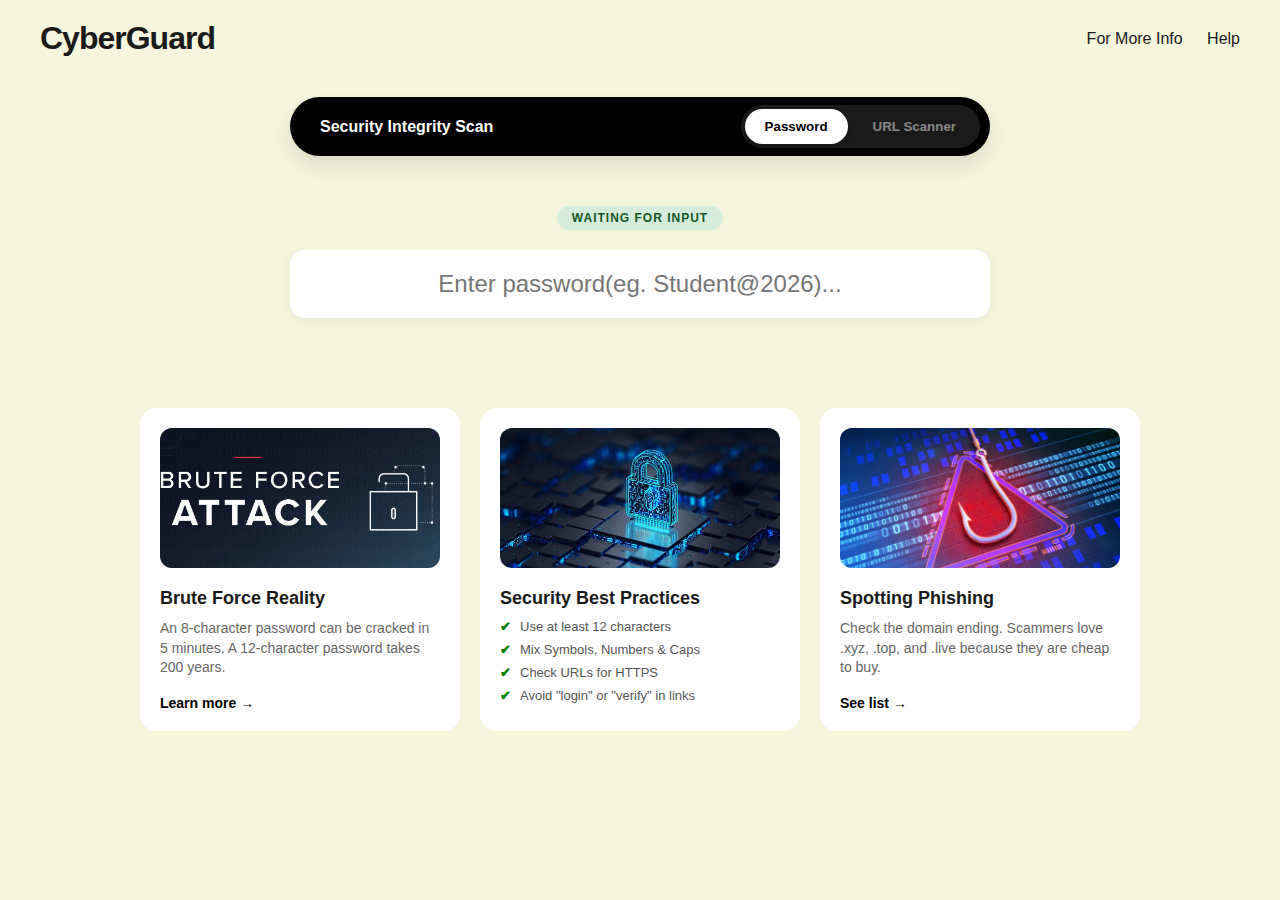
<file: Contingency 1 for wed/index.htm>
<!DOCTYPE html>
<html lang="en">
<head>
    <meta charset="UTF-8">
    <meta name="viewport" content="width=device-width, initial-scale=1.0">
    <title>CyberGuard | Security Auditor</title>
    <link rel="stylesheet" href="index.css">
</head>
<body>

    <header>
        <div class="logo">CyberGuard</div>
        <div class="top-links">
            <a href="#">For More Info</a>
            <a href="#">Help</a>
        </div>
    </header>

    <div class="action-bar">
        <div class="brand-pill">
            <span id="card-label">Security Integrity Scan</span>
        </div>
        
        <div class="toggle-container">
            <button id="btn-pass" class="mode-btn active" onclick="setMode('pass')">Password</button>
            <button id="btn-url" class="mode-btn" onclick="setMode('url')">URL Scanner</button>
        </div>
    </div>

    <div class="auditor-container">
        <div class="badge-container">
            <span id="main-badge" class="status-badge safe">WAITING FOR INPUT</span>
        </div>

        <input type="text" id="input-field" placeholder="Enter password(eg. Student@2026)..." oninput="runAudit()" autocomplete="off">
        
        <div id="results-area" class="results-grid"></div>
    </div>

    <section class="info-cards">
        
        <div class="card">
            <img src="brute force.webp" alt="Brute Force Attack" class="card-image">
            <h3>Brute Force Reality</h3>
            <p>An 8-character password can be cracked in 5 minutes. A 12-character password takes 200 years.</p>
            <a href="#">Learn more →</a>
        </div>

        <div class="card">
            <img src="security practices.jpg" alt="Security Lock" class="card-image">
            <h3>Security Best Practices</h3>
            <ul class="safe-list">
                <li>Use at least 12 characters</li>
                <li>Mix Symbols, Numbers & Caps</li>
                <li>Check URLs for HTTPS</li>
                <li>Avoid "login" or "verify" in links</li>
            </ul>
        </div>

        <div class="card">
            <img src="Phishing.jpg" alt="Phishing Hook" class="card-image">
            <h3>Spotting Phishing</h3>
            <p>Check the domain ending. Scammers love .xyz, .top, and .live because they are cheap to buy.</p>
            <a href="#">See list →</a>
        </div>

    </section>

    <script src="index.js"></script>
</body>
</html>
</file>
<file: Contingency 1 for wed/index.css>
/* RESET & BASIC SETUP */
* {
    margin: 0;
    padding: 0;
    box-sizing: border-box;
    font-family: 'Helvetica Neue', Arial, sans-serif;
}

/* HIDE SCROLLBAR BUT KEEP SCROLLING */
body {
    background-color: #f6f6dc;
    color: #1a1a1a;
    padding: 20px 40px;

    -ms-overflow-style: none;
    scrollbar-width: none; 
    overflow-y: scroll;
}

body::-webkit-scrollbar {
    display: none;
}

/* 1. HEADER */
header {
    display: flex;
    justify-content: space-between;
    align-items: center;
    padding-bottom: 40px;
}

.logo {
    font-size: 32px;
    font-weight: 900;
    letter-spacing: -1px;
}

.top-links a {
    text-decoration: none;
    color: #1a1a1a;
    margin-left: 20px;
    font-weight: 500;
}

/* 2. THE BLACK ACTION BAR */
.action-bar {
    background-color: black;
    color: white;
    width: 100%;
    max-width: 700px;
    margin: 0 auto 50px auto;
    border-radius: 50px;
    padding: 8px 10px;
    display: flex;
    justify-content: space-between;
    align-items: center;
    box-shadow: 0 10px 20px rgba(0,0,0,0.1);
}

.brand-pill {
    display: flex;
    align-items: center;
    padding-left: 20px;
    font-weight: bold;
}

/* 3. BUTTONS */
.toggle-container {
    background-color: #1a1a1a;
    border-radius: 30px;
    padding: 4px;
    display: flex;
    gap: 5px;
}

.mode-btn {
    background: transparent;
    border: none;
    color: #888;
    padding: 10px 20px;
    border-radius: 20px;
    cursor: pointer;
    font-weight: 600;
    transition: all 0.3s ease;
}

.mode-btn.active {
    background-color: white;
    color: black;
    box-shadow: 0 2px 5px rgba(0,0,0,0.2);
}

/* 4. AUDITOR INPUT AREA */
.auditor-container {
    max-width: 700px;
    margin: 0 auto 60px auto;
    text-align: center;
}

.badge-container {
    margin-bottom: 20px;
}

.status-badge {
    display: inline-block;
    padding: 5px 15px;
    border-radius: 12px;
    font-size: 12px;
    font-weight: bold;
    letter-spacing: 1px;
    text-transform: uppercase;
}

.status-badge.safe { background: #d4edda; color: #155724; }
.status-badge.warning { background: #fff3cd; color: #856404; }
.status-badge.danger { background: #f8d7da; color: #721c24; }

input[type="text"] {
    width: 100%;
    padding: 20px;
    font-size: 24px;
    border: none;
    background: white;
    border-radius: 15px;
    outline: none;
    box-shadow: 0 4px 15px rgba(0,0,0,0.05);
    text-align: center;
}

/* 5. RESULTS GRID */
.results-grid {
    display: grid;
    grid-template-columns: repeat(auto-fit, minmax(200px, 1fr));
    gap: 15px;
    margin-top: 30px;
}

.audit-box {
    background: white;
    padding: 15px;
    border-radius: 12px;
    text-align: left;
    border-left: 5px solid #ccc;
    animation: popIn 0.3s ease;
}

.audit-box.danger { border-left-color: #ff4d4d; background: #fff0f0; }
.audit-box.warning { border-left-color: #ffcc00; background: #fffbe6; }

.audit-box h3 { font-size: 14px; margin-bottom: 5px; text-transform: uppercase; }
.audit-box p { font-size: 13px; color: #555; }

@keyframes popIn {
    from { transform: translateY(10px); opacity: 0; }
    to { transform: translateY(0); opacity: 1; }
}

/* 6. THREE CARDS SECTION */
.info-cards {
    display: grid;
    grid-template-columns: repeat(3, 1fr);
    gap: 20px;
    max-width: 1000px;
    margin: 0 auto;
}

.card {
    background: white;
    padding: 20px;
    border-radius: 16px;
    display: flex;
    flex-direction: column;
    justify-content: space-between;
    min-height: 300px;
    
    /* ADDED FOR HOVER EFFECT */
    transition: transform 0.3s ease, box-shadow 0.3s ease;
    cursor: default; /* Optional: keeps cursor normal */
}

/* NEW: THE HOVER ACTION */
.card:hover {
    transform: translateY(-7px); /* Moves the card UP by 7 pixels */
    box-shadow: 0 15px 30px rgba(0,0,0,0.1); /* Makes the shadow softer and deeper */
}

.card-image {
    width: 100%;
    height: 140px;
    border-radius: 12px;
    margin-bottom: 20px;
    object-fit: cover;
}

.card h3 { margin-bottom: 10px; font-size: 18px; }
.card p { font-size: 14px; color: #666; line-height: 1.4; margin-bottom: 15px; }
.card a { text-decoration: none; color: black; font-weight: bold; font-size: 14px; margin-top: auto; }

.safe-list { list-style: none; padding-left: 0; }
.safe-list li {
    font-size: 13px; color: #555; margin-bottom: 8px; position: relative; padding-left: 20px;
}
.safe-list li::before {
    content: "✔"; color: green; position: absolute; left: 0; font-weight: bold;
}

/* MOBILE */
@media (max-width: 768px) {
    .info-cards { grid-template-columns: 1fr; }
    .action-bar { flex-direction: column; gap: 10px; border-radius: 20px; }
    header { flex-direction: column; gap: 10px; }
}
</file>
